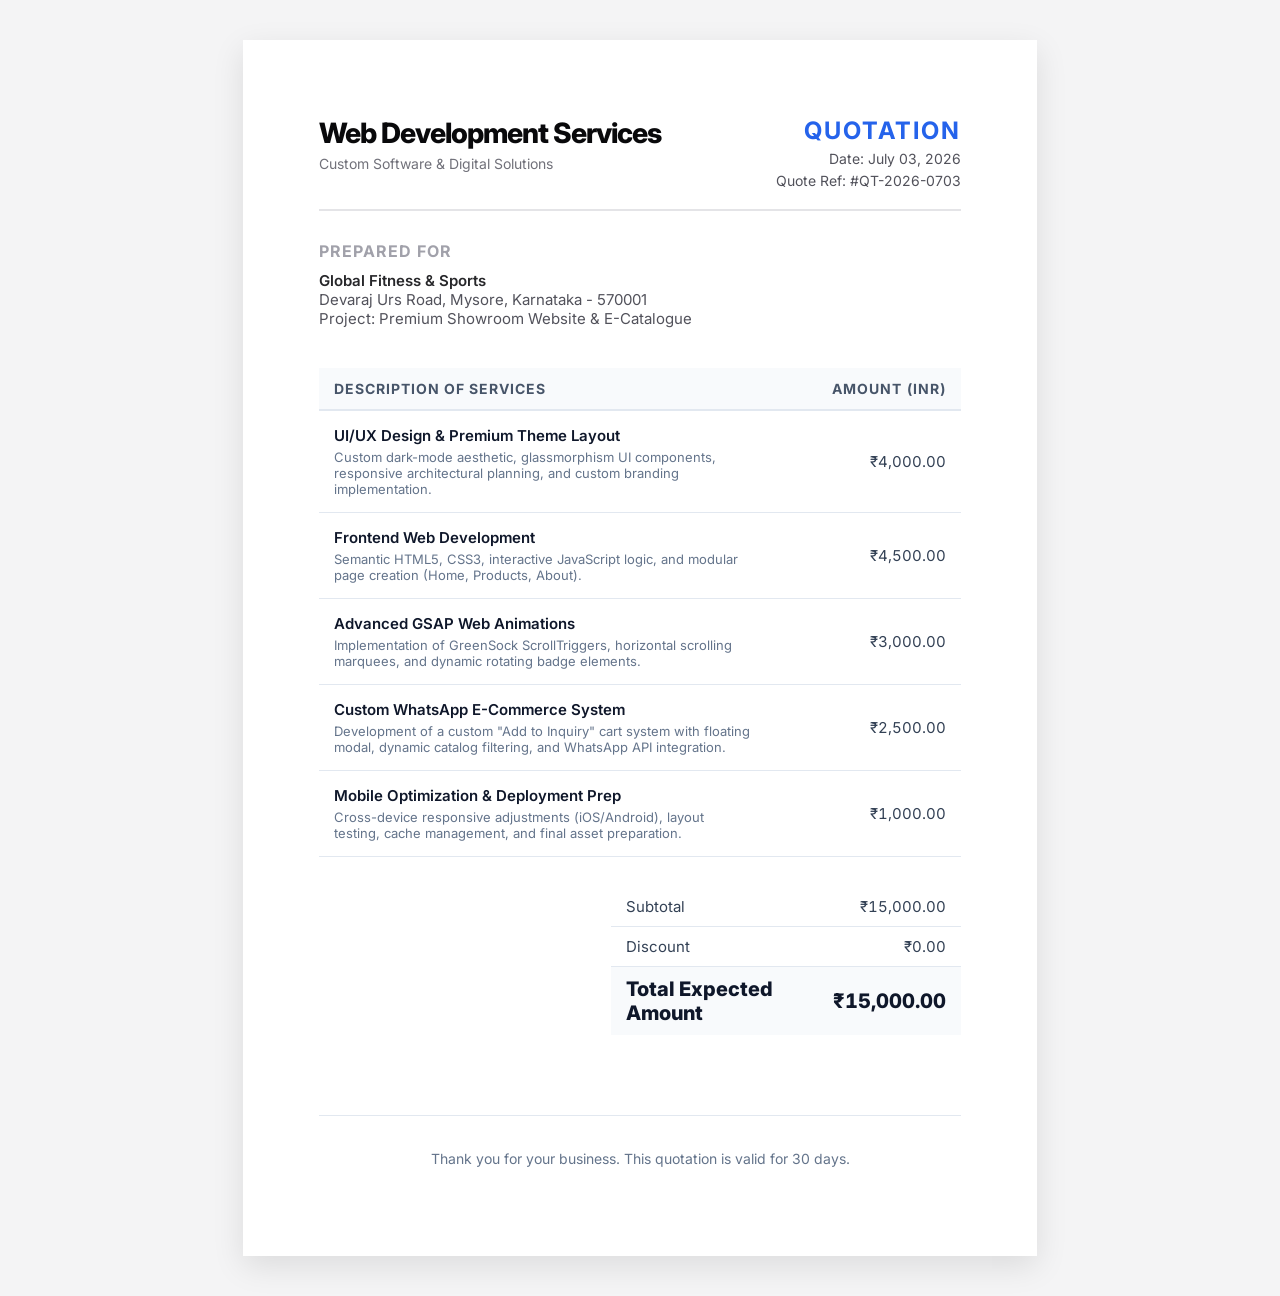
<file: quotation.html>
<!DOCTYPE html>
<html lang="en">
<head>
    <meta charset="UTF-8">
    <meta name="viewport" content="width=device-width, initial-scale=1.0">
    <title>Website Quotation - Global Fitness</title>
    <style>
        @import url('https://fonts.googleapis.com/css2?family=Inter:wght@400;600;700;800&display=swap');
        
        body {
            font-family: 'Inter', sans-serif;
            margin: 0;
            padding: 0;
            background: #f4f4f5;
            display: flex;
            justify-content: center;
        }
        
        .a4-page {
            width: 210mm;
            min-height: 297mm;
            background: white;
            box-shadow: 0 10px 30px rgba(0,0,0,0.1);
            margin: 40px auto;
            padding: 20mm;
            box-sizing: border-box;
            position: relative;
        }
        
        .header {
            display: flex;
            justify-content: space-between;
            align-items: flex-start;
            border-bottom: 2px solid #e4e4e7;
            padding-bottom: 20px;
            margin-bottom: 30px;
        }
        
        .logo-container h1 {
            margin: 0;
            font-size: 28px;
            font-weight: 800;
            color: #09090b;
            letter-spacing: -1px;
        }
        
        .logo-container p {
            margin: 5px 0 0 0;
            color: #71717a;
            font-size: 14px;
        }
        
        .doc-details {
            text-align: right;
        }
        
        .doc-details h2 {
            margin: 0;
            font-size: 24px;
            color: #2563eb;
            text-transform: uppercase;
            letter-spacing: 2px;
        }
        
        .doc-details p {
            margin: 5px 0 0 0;
            font-size: 14px;
            color: #52525b;
        }
        
        .client-info {
            margin-bottom: 40px;
        }
        
        .client-info h3 {
            font-size: 16px;
            color: #a1a1aa;
            text-transform: uppercase;
            letter-spacing: 1px;
            margin-bottom: 10px;
        }
        
        .client-info p {
            margin: 0;
            font-size: 15px;
            color: #27272a;
            font-weight: 600;
        }
        
        table {
            width: 100%;
            border-collapse: collapse;
            margin-bottom: 30px;
        }
        
        th {
            background: #f8fafc;
            color: #475569;
            text-align: left;
            padding: 12px 15px;
            font-size: 14px;
            text-transform: uppercase;
            letter-spacing: 1px;
            border-bottom: 2px solid #e2e8f0;
        }
        
        td {
            padding: 15px;
            border-bottom: 1px solid #e2e8f0;
            color: #334155;
            font-size: 15px;
        }
        
        .item-desc {
            font-weight: 600;
            color: #0f172a;
            margin-bottom: 4px;
        }
        
        .item-sub {
            font-size: 13px;
            color: #64748b;
        }
        
        .amt {
            text-align: right;
            font-variant-numeric: tabular-nums;
        }
        
        .totals-container {
            width: 100%;
            display: flex;
            justify-content: flex-end;
            margin-bottom: 50px;
        }
        
        .totals-table {
            width: 350px;
            border-collapse: collapse;
        }
        
        .totals-table td {
            padding: 10px 15px;
            border: none;
            border-bottom: 1px solid #e2e8f0;
        }
        
        .totals-table tr:last-child td {
            border-bottom: none;
            font-weight: 800;
            font-size: 20px;
            color: #0f172a;
            background: #f8fafc;
        }
        
        .footer-note {
            text-align: center;
            color: #64748b;
            font-size: 14px;
            padding-top: 20px;
            border-top: 1px solid #e2e8f0;
        }

        /* Print Specific Styling */
        @media print {
            body { background: white; }
            .a4-page { box-shadow: none; margin: 0; padding: 0; width: 100%; }
        }
    </style>
</head>
<body>

    <div class="a4-page">
        <!-- Header -->
        <div class="header">
            <div class="logo-container">
                <h1>Web Development Services</h1>
                <p>Custom Software & Digital Solutions</p>
            </div>
            <div class="doc-details">
                <h2>Quotation</h2>
                <p>Date: July 03, 2026</p>
                <p>Quote Ref: #QT-2026-0703</p>
            </div>
        </div>

        <!-- Client Info -->
        <div class="client-info">
            <h3>Prepared For</h3>
            <p>Global Fitness & Sports</p>
            <p style="font-weight: 400; color: #52525b;">Devaraj Urs Road, Mysore, Karnataka - 570001</p>
            <p style="font-weight: 400; color: #52525b;">Project: Premium Showroom Website & E-Catalogue</p>
        </div>

        <!-- Line Items -->
        <table>
            <thead>
                <tr>
                    <th style="width: 70%;">Description of Services</th>
                    <th class="amt" style="width: 30%;">Amount (INR)</th>
                </tr>
            </thead>
            <tbody>
                <tr>
                    <td>
                        <div class="item-desc">UI/UX Design & Premium Theme Layout</div>
                        <div class="item-sub">Custom dark-mode aesthetic, glassmorphism UI components, responsive architectural planning, and custom branding implementation.</div>
                    </td>
                    <td class="amt">₹4,000.00</td>
                </tr>
                <tr>
                    <td>
                        <div class="item-desc">Frontend Web Development</div>
                        <div class="item-sub">Semantic HTML5, CSS3, interactive JavaScript logic, and modular page creation (Home, Products, About).</div>
                    </td>
                    <td class="amt">₹4,500.00</td>
                </tr>
                <tr>
                    <td>
                        <div class="item-desc">Advanced GSAP Web Animations</div>
                        <div class="item-sub">Implementation of GreenSock ScrollTriggers, horizontal scrolling marquees, and dynamic rotating badge elements.</div>
                    </td>
                    <td class="amt">₹3,000.00</td>
                </tr>
                <tr>
                    <td>
                        <div class="item-desc">Custom WhatsApp E-Commerce System</div>
                        <div class="item-sub">Development of a custom "Add to Inquiry" cart system with floating modal, dynamic catalog filtering, and WhatsApp API integration.</div>
                    </td>
                    <td class="amt">₹2,500.00</td>
                </tr>
                <tr>
                    <td>
                        <div class="item-desc">Mobile Optimization & Deployment Prep</div>
                        <div class="item-sub">Cross-device responsive adjustments (iOS/Android), layout testing, cache management, and final asset preparation.</div>
                    </td>
                    <td class="amt">₹1,000.00</td>
                </tr>
            </tbody>
        </table>

        <!-- Totals -->
        <div class="totals-container">
            <table class="totals-table">
                <tr>
                    <td>Subtotal</td>
                    <td class="amt">₹15,000.00</td>
                </tr>
                <tr>
                    <td>Discount</td>
                    <td class="amt">₹0.00</td>
                </tr>
                <tr>
                    <td>Total Expected Amount</td>
                    <td class="amt">₹15,000.00</td>
                </tr>
            </table>
        </div>

        <div class="footer-note">
            <p>Thank you for your business. This quotation is valid for 30 days.</p>
        </div>
    </div>

</body>
</html>
</file>
